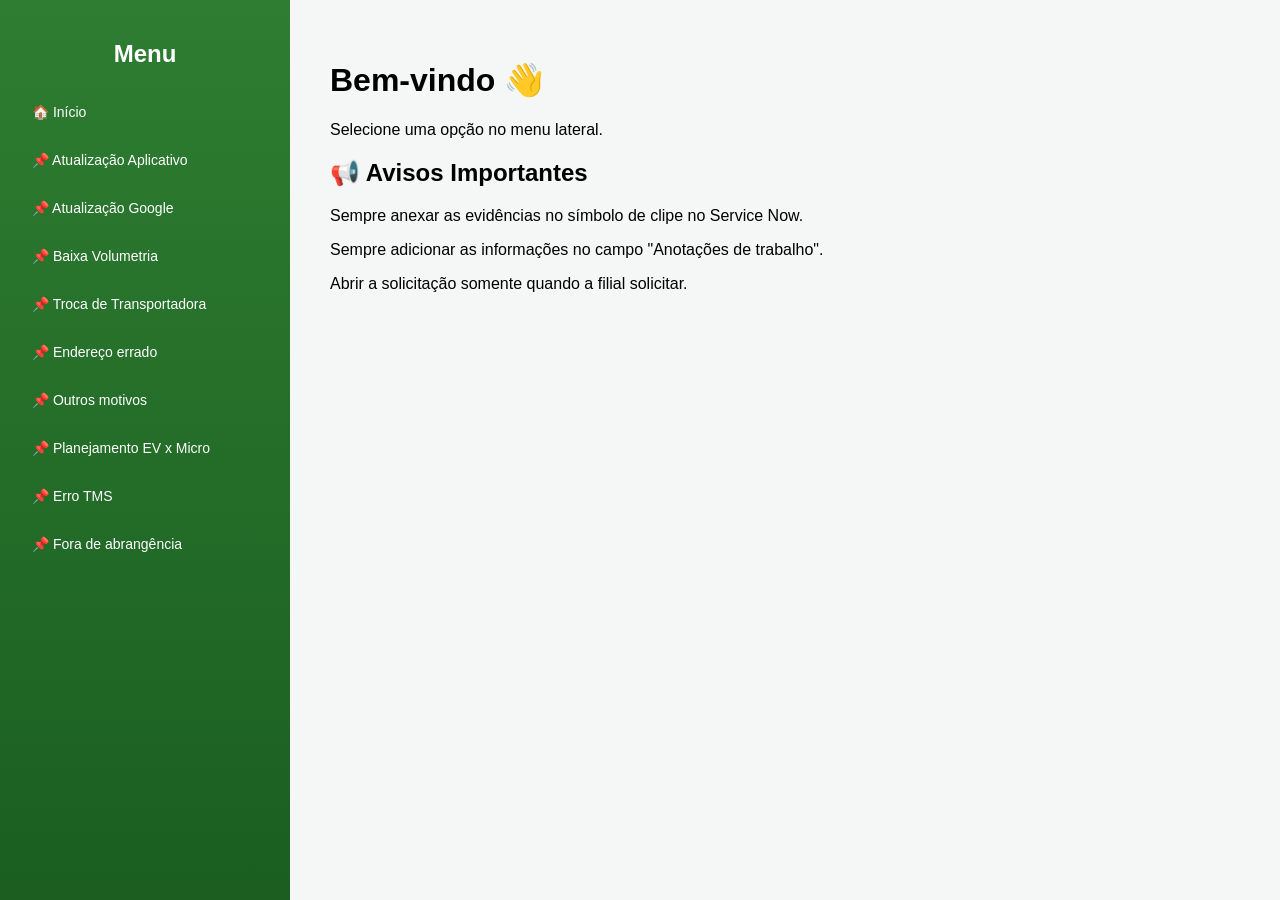
<file: index.html>
<!DOCTYPE html>
<html lang="pt-br">
<head>
  <meta charset="UTF-8">
  <title>Material de apoio - Skill</title>
  <link rel="stylesheet" href="style.css">
</head>

<body>

  <!-- MENU -->
  <div class="sidebar">
    <h2>Menu</h2>

    <a href="index.html" class="menu-btn">🏠 Início</a>
    <a href="atualiza.html" class="menu-btn">📌 Atualização Aplicativo</a>
    <a href="atualizaGoogle.html" class="menu-btn">📌 Atualização Google</a>
    <a href="baixa.html" class="menu-btn">📌 Baixa Volumetria</a>
    <a href="Troca.html" class="menu-btn">📌 Troca de Transportadora</a>
    <a href="Endereço.html" class="menu-btn">📌 Endereço errado</a>
    <a href="outros.html" class="menu-btn">📌 Outros motivos</a>
    <a href="planejamento.html" class="menu-btn">📌 Planejamento EV x Micro</a>
    <a href="Erro.html" class="menu-btn">📌 Erro TMS</a>
    <a href="fora.html" class="menu-btn">📌 Fora de abrangência</a>
  </div>

  <!-- CONTEÚDO -->
    <div class="content">

    <h1>Bem-vindo 👋</h1>
    <p>Selecione uma opção no menu lateral.</p>


    <h2>📢 Avisos Importantes</h2>
    <p>Sempre anexar as evidências no símbolo de clipe no Service Now.</p>
    <p>Sempre adicionar as informações no campo "Anotações de trabalho".</p>
    <p>Abrir a solicitação somente quando a filial solicitar.</p>
    

    </div>

</div>

    </div>

</div>


</body>
</html>
</file>
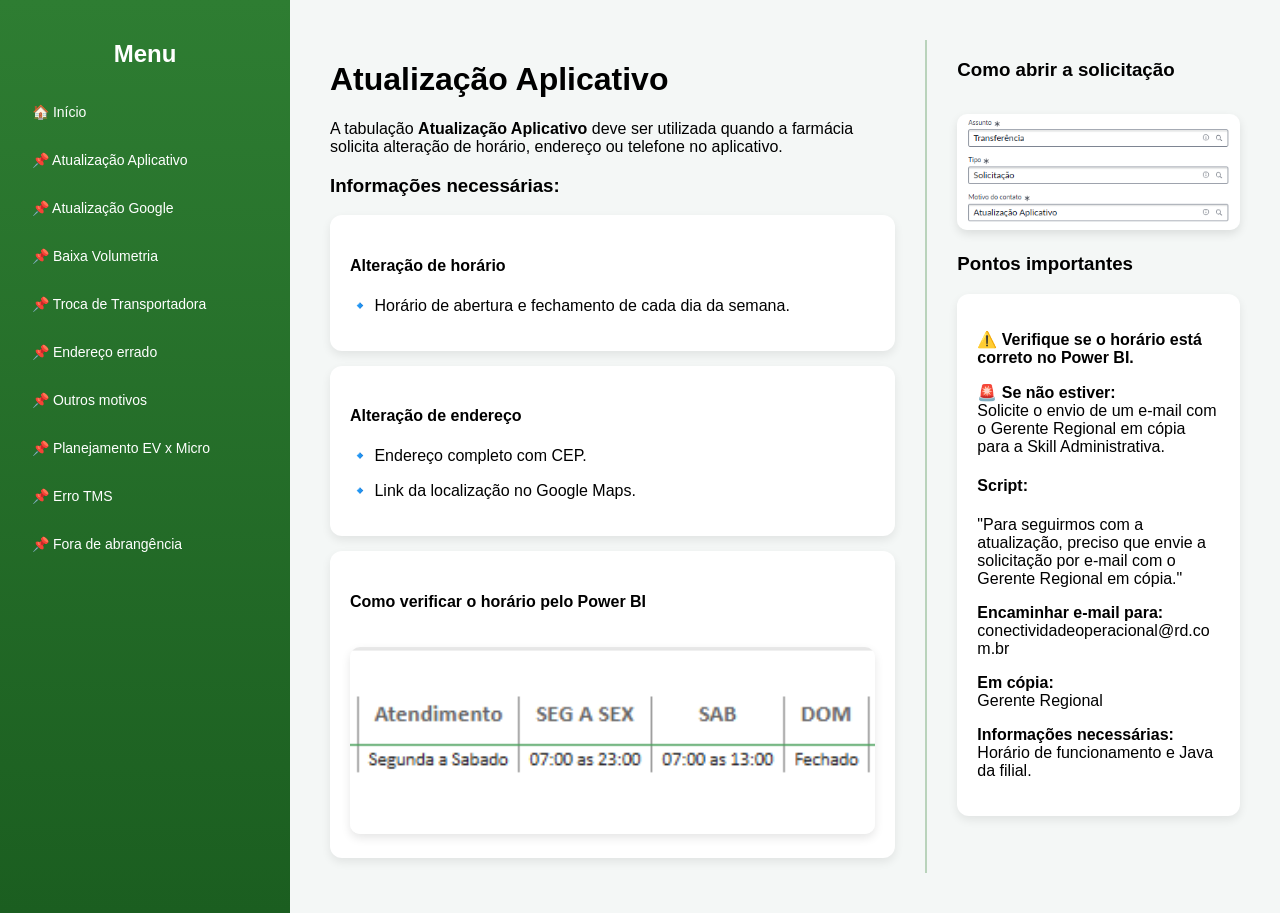
<file: atualiza.html>
<!DOCTYPE html>
<html lang="pt-br">
<head>
  <meta charset="UTF-8">
  <title>Atualização Aplicativo</title>
  <link rel="stylesheet" href="style.css">
</head>

<body>

  <!-- MENU -->
  <div class="sidebar">
    <h2>Menu</h2>

    <a href="index.html" class="menu-btn">🏠 Início</a>
    <a href="atualiza.html" class="menu-btn">📌 Atualização Aplicativo</a>
    <a href="atualizaGoogle.html" class="menu-btn">📌 Atualização Google</a>
    <a href="baixa.html" class="menu-btn">📌 Baixa Volumetria</a>
    <a href="Troca.html" class="menu-btn">📌 Troca de Transportadora</a>
    <a href="Endereço.html" class="menu-btn">📌 Endereço errado</a>
    <a href="outros.html" class="menu-btn">📌 Outros motivos</a>
    <a href="planejamento.html" class="menu-btn">📌 Planejamento EV x Micro</a>
    <a href="Erro.html" class="menu-btn">📌 Erro TMS</a>
    <a href="fora.html" class="menu-btn">📌 Fora de abrangência</a>
  </div>

  <!-- CONTEÚDO -->
  <div class="content">

    <div class="container-duplo">

      <!-- ESQUERDA -->
      <div class="lado-esquerdo">
        <h1>Atualização Aplicativo</h1>

        <p>
          A tabulação <strong>Atualização Aplicativo</strong> deve ser utilizada quando a farmácia solicita alteração de horário, endereço ou telefone no aplicativo.
        </p>

        <h3>Informações necessárias:</h3>

        <div class="card">
          <h4>Alteração de horário</h4>
          <p>🔹 Horário de abertura e fechamento de cada dia da semana.</p>
        </div>

        <div class="card">
          <h4>Alteração de endereço</h4>
          <p>🔹 Endereço completo com CEP.</p>
          <p>🔹 Link da localização no Google Maps.</p>
        </div>

        <div class="card">
          <h4>Como verificar o horário pelo Power BI</h4>
          <img src="img/powerbi.png" class="imagem-explicativa" alt="Consulta de horário no Power BI">
        </div>
      </div>

      <!-- LINHA -->
      <div class="linha"></div>

      <!-- DIREITA -->
      <div class="lado-direito">
        <h3>Como abrir a solicitação</h3>
        <img src="img/atualiza-img.png" class="imagem-explicativa" alt="Como abrir a solicitação">

        <h3>Pontos importantes</h3>

        <div class="card">
          <p><strong>⚠️ Verifique se o horário está correto no Power BI.</strong></p>

          <p>
            <strong>🚨 Se não estiver:</strong><br>
            Solicite o envio de um e-mail com o Gerente Regional em cópia para a Skill Administrativa.
          </p>

          <h4>Script:</h4>

          <p>
            "Para seguirmos com a atualização, preciso que envie a solicitação por e-mail com o Gerente Regional em cópia."
          </p>

          <p>
            <strong>Encaminhar e-mail para:</strong><br>
            conectividadeoperacional@rd.com.br
          </p>

          <p>
            <strong>Em cópia:</strong><br>
            Gerente Regional
          </p>

          <p>
            <strong>Informações necessárias:</strong><br>
            Horário de funcionamento e Java da filial.
          </p>
        </div>
      </div>

    </div>

  </div>

</body>
</html>
</file>
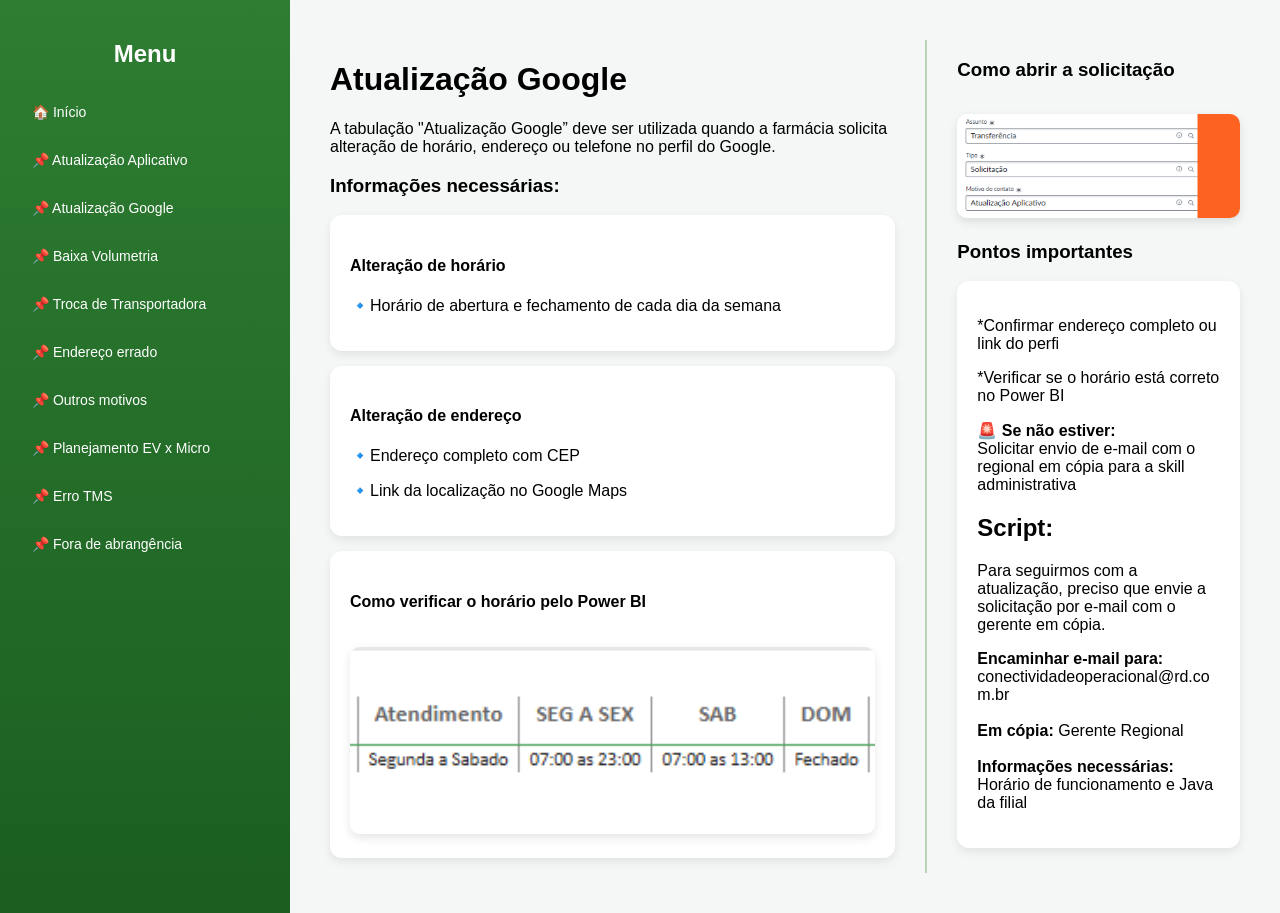
<file: atualizaGoogle.html>
<!DOCTYPE html>
<html lang="pt-br">
<head>
  <meta charset="UTF-8">
  <title>Atualização Google</title>
  <link rel="stylesheet" href="style.css">
</head>

<body>

  <!-- MENU (igual ao index) -->
  <div class="sidebar">
    <h2>Menu</h2>

    <a href="index.html" class="menu-btn">🏠 Início</a>
    <a href="atualiza.html" class="menu-btn">📌 Atualização Aplicativo</a>
    <a href="atualizaGoogle.html" class="menu-btn">📌 Atualização Google</a>
    <a href="baixa.html" class="menu-btn">📌 Baixa Volumetria</a>
    <a href="Troca.html" class="menu-btn">📌 Troca de Transportadora</a>
    <a href="Endereço.html" class="menu-btn">📌 Endereço errado</a>
    <a href="outros.html" class="menu-btn">📌 Outros motivos</a>
    <a href="planejamento.html" class="menu-btn">📌 Planejamento EV x Micro</a>
    <a href="Erro.html" class="menu-btn">📌 Erro TMS</a>
    <a href="fora.html" class="menu-btn">📌 Fora de abrangência</a>
  </div>

  <!-- CONTEÚDO -->
  <div class="content">

    <div class="container-duplo">

      <!-- ESQUERDA -->
      <div class="lado-esquerdo">
        <h1>Atualização Google</h1>

        <p>
          A tabulação "Atualização Google” deve ser utilizada quando a farmácia solicita alteração de horário, endereço ou telefone no perfil do Google.
        </p>

        <h3>Informações necessárias:</h3>

        <div class="card">
          <h4>Alteração de horário</h4>
          <p>🔹Horário de abertura e fechamento de cada dia da semana</p>
        </div>

        <div class="card">
          <h4>Alteração de endereço</h4>
          <p>🔹Endereço completo com CEP</p>
          <p>🔹Link da localização no Google Maps</p>
          
         </div>
        <div class="card">
          <h4>Como verificar o horário pelo Power BI</h4>
          <img src="img/powerbi.png" class="imagem-explicativa">
         
        </div>
        
      </div>


      <!-- LINHA -->
      <div class="linha"></div>

      <!-- DIREITA -->
      <div class="lado-direito">
        <h3>Como abrir a solicitação</h3>
        <img src="img/atualiza-google.png" class="imagem-explicativa">

        <h3>Pontos importantes</h3>

        <div class="card">
          <p>*Confirmar endereço completo ou link do perfi</p>
          <p>*Verificar se o horário está correto no Power BI</p>
          <p><b>🚨 Se não estiver:</b><br>

          Solicitar envio de e-mail com o regional em cópia para a skill administrativa</p>

          <h2>Script:</h2>
          Para seguirmos com a atualização, preciso que envie a solicitação por e-mail com o gerente em cópia.</p>
          
          <p>
  <b>Encaminhar e-mail para:</b><br>
  conectividadeoperacional@rd.com.br<br><br>

  <b>Em cópia:</b> Gerente Regional<br><br>

  <b>Informações necessárias:</b> Horário de funcionamento e Java da filial
</p>
        </div>
      </div>

    </div>

  </div>

</body>
</html>
</file>
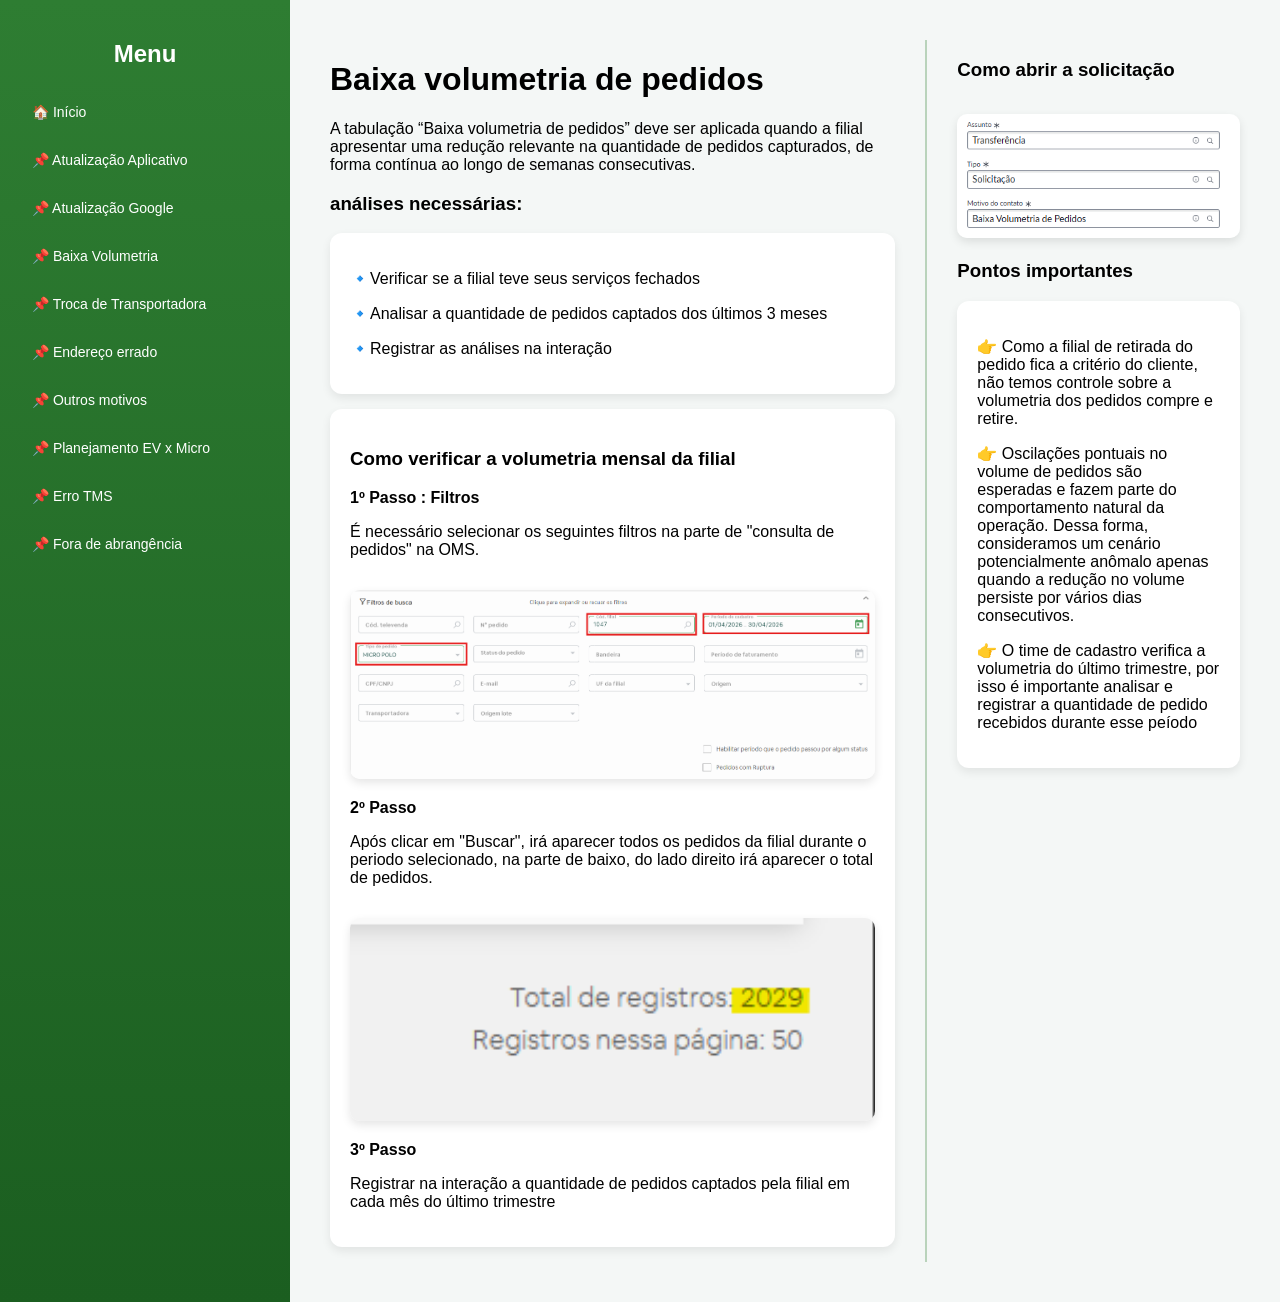
<file: baixa.html>
<!DOCTYPE html>
<html lang="pt-br">
<head>
  <meta charset="UTF-8">
  <title>Atualização Google</title>
  <link rel="stylesheet" href="style.css">
</head>

<body>

  <!-- MENU (igual ao index) -->
  <div class="sidebar">
    <h2>Menu</h2>

    <a href="index.html" class="menu-btn">🏠 Início</a>
    <a href="atualiza.html" class="menu-btn">📌 Atualização Aplicativo</a>
    <a href="atualizaGoogle.html" class="menu-btn">📌 Atualização Google</a>
    <a href="baixa.html" class="menu-btn">📌 Baixa Volumetria</a>
    <a href="Troca.html" class="menu-btn">📌 Troca de Transportadora</a>
    <a href="Endereço.html" class="menu-btn">📌 Endereço errado</a>
    <a href="outros.html" class="menu-btn">📌 Outros motivos</a>
    <a href="planejamento.html" class="menu-btn">📌 Planejamento EV x Micro</a>
    <a href="Erro.html" class="menu-btn">📌 Erro TMS</a>
    <a href="fora.html" class="menu-btn">📌 Fora de abrangência</a>
  </div>

  <!-- CONTEÚDO -->
  <div class="content">

    <div class="container-duplo">

      <!-- ESQUERDA -->
      <div class="lado-esquerdo">
        <h1>Baixa volumetria de pedidos</h1>

        <p>
          A tabulação “Baixa volumetria de pedidos” deve ser aplicada quando a filial apresentar uma redução relevante na quantidade de pedidos capturados, de forma contínua ao longo de semanas consecutivas.
        </p>

        <h3>análises necessárias:</h3>

        <div class="card">
          <p>🔹Verificar se a filial teve seus serviços fechados</p>
          <p>🔹Analisar a quantidade de pedidos captados dos últimos 3 meses</p>
          <p>🔹Registrar as análises na interação</p>
        </div>

        <div class="card">
          <h3>Como verificar a volumetria mensal da filial</h3>
          <p><b> 1º Passo : Filtros</b></p>
          <p>É necessário selecionar os seguintes filtros na parte de "consulta de pedidos" na OMS. </p>
          <img src="img/oms.png" class="imagem-explicativa">
          <p><b>2º Passo </b></p>
          <p>Após clicar em "Buscar", irá aparecer todos os pedidos da filial durante o periodo selecionado, na parte de baixo, do lado direito irá aparecer o total de pedidos.</p>
          <img src="img/volumetria.png" class="imagem-explicativa">
          <p><b>3º Passo </b></p>
          <p>Registrar na interação a quantidade de pedidos captados pela filial em cada mês do último trimestre</p>
         </div>
        
      </div>


      <!-- LINHA -->
      <div class="linha"></div>

      <!-- DIREITA -->
      <div class="lado-direito">
        <h3>Como abrir a solicitação</h3>
        <img src="img/baixa.png" class="imagem-explicativa">

        <h3>Pontos importantes</h3>

        <div class="card">
          <p>👉 Como a filial de retirada do pedido fica a critério do cliente, não temos controle sobre a volumetria dos pedidos compre e retire.</p>
          <p>👉 Oscilações pontuais no volume de pedidos são esperadas e fazem parte do comportamento natural da operação. Dessa forma, consideramos um cenário potencialmente anômalo apenas quando a redução no volume persiste por vários dias consecutivos.</p>
          <p> 👉 O time de cadastro verifica a volumetria do último trimestre, por isso é importante analisar e registrar a quantidade de pedido recebidos durante esse peíodo</p>
          
        </div>
      </div>

    </div>

  </div>

</body>
</html>

  </div>

</body>
</html>
</file>
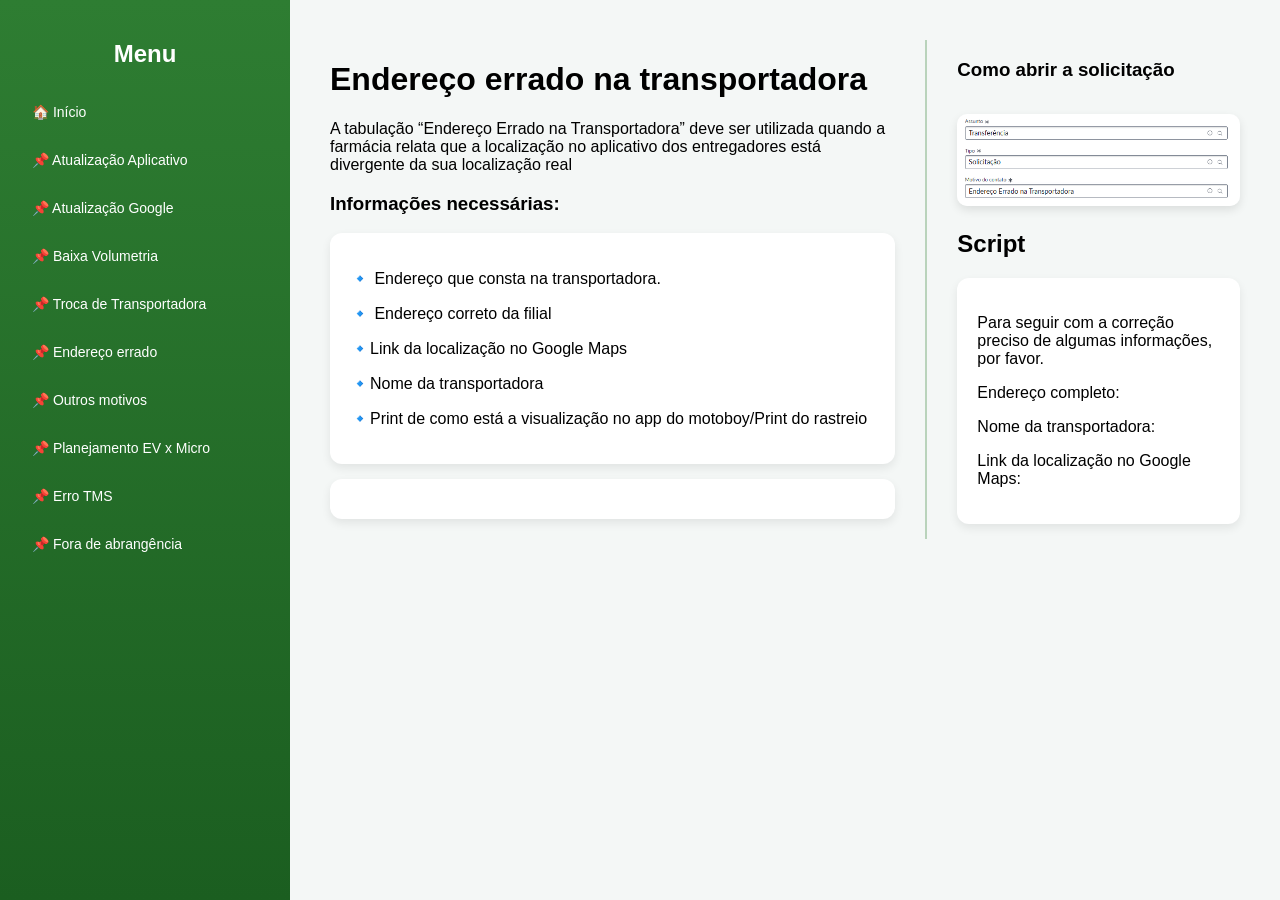
<file: Endereço.html>
<!DOCTYPE html>
<html lang="pt-br">
<head>
  <meta charset="UTF-8">
  <title>Endereço errado na transportadora</title>
  <link rel="stylesheet" href="style.css">
</head>

<body>

  <!-- MENU (igual ao index) -->
  <div class="sidebar">
    <h2>Menu</h2>

    <a href="index.html" class="menu-btn">🏠 Início</a>
    <a href="atualiza.html" class="menu-btn">📌 Atualização Aplicativo</a>
    <a href="atualizaGoogle.html" class="menu-btn">📌 Atualização Google</a>
    <a href="baixa.html" class="menu-btn">📌 Baixa Volumetria</a>
    <a href="Troca.html" class="menu-btn">📌 Troca de Transportadora</a>
    <a href="Endereço.html" class="menu-btn">📌 Endereço errado</a>
    <a href="outros.html" class="menu-btn">📌 Outros motivos</a>
    <a href="planejamento.html" class="menu-btn">📌 Planejamento EV x Micro</a>
    <a href="Erro.html" class="menu-btn">📌 Erro TMS</a>
    <a href="fora.html" class="menu-btn">📌 Fora de abrangência</a>
  </div>

  <!-- CONTEÚDO -->
  <div class="content">

    <div class="container-duplo">

      <!-- ESQUERDA -->
      <div class="lado-esquerdo">
        <h1>Endereço errado na transportadora</h1>

        <p>
          A tabulação “Endereço Errado na Transportadora” deve ser utilizada quando a farmácia relata que a localização no aplicativo dos entregadores está divergente da sua localização real
        </p>

        <h3>Informações necessárias:</h3>

        <div class="card">
          <p>🔹 Endereço que consta na transportadora.</p>
          <p>🔹 Endereço correto da filial</p>
          <p>🔹Link da localização no Google Maps</p>
          <p>🔹Nome da transportadora</p>
          <p>🔹Print de como está a visualização no app do motoboy/Print do rastreio</p>
          
        </div>

        <div class="card">
          
         
        </div>
        
      </div>


      <!-- LINHA -->
      <div class="linha"></div>

      <!-- DIREITA -->
      <div class="lado-direito">
        <h3>Como abrir a solicitação</h3>
        <img src="img/endereço.png" class="imagem-explicativa">

        <h2>Script</h2>
    


        <div class="card">
       <p>Para seguir com a correção preciso de algumas informações, por favor.
      
       </p>
          <p>Endereço completo: </p>
          <p>Nome da transportadora: </p>
          <p>Link da localização no Google Maps: </p>
        </div>
      </div>

    </div>

  </div>

</body>
</html>
</file>
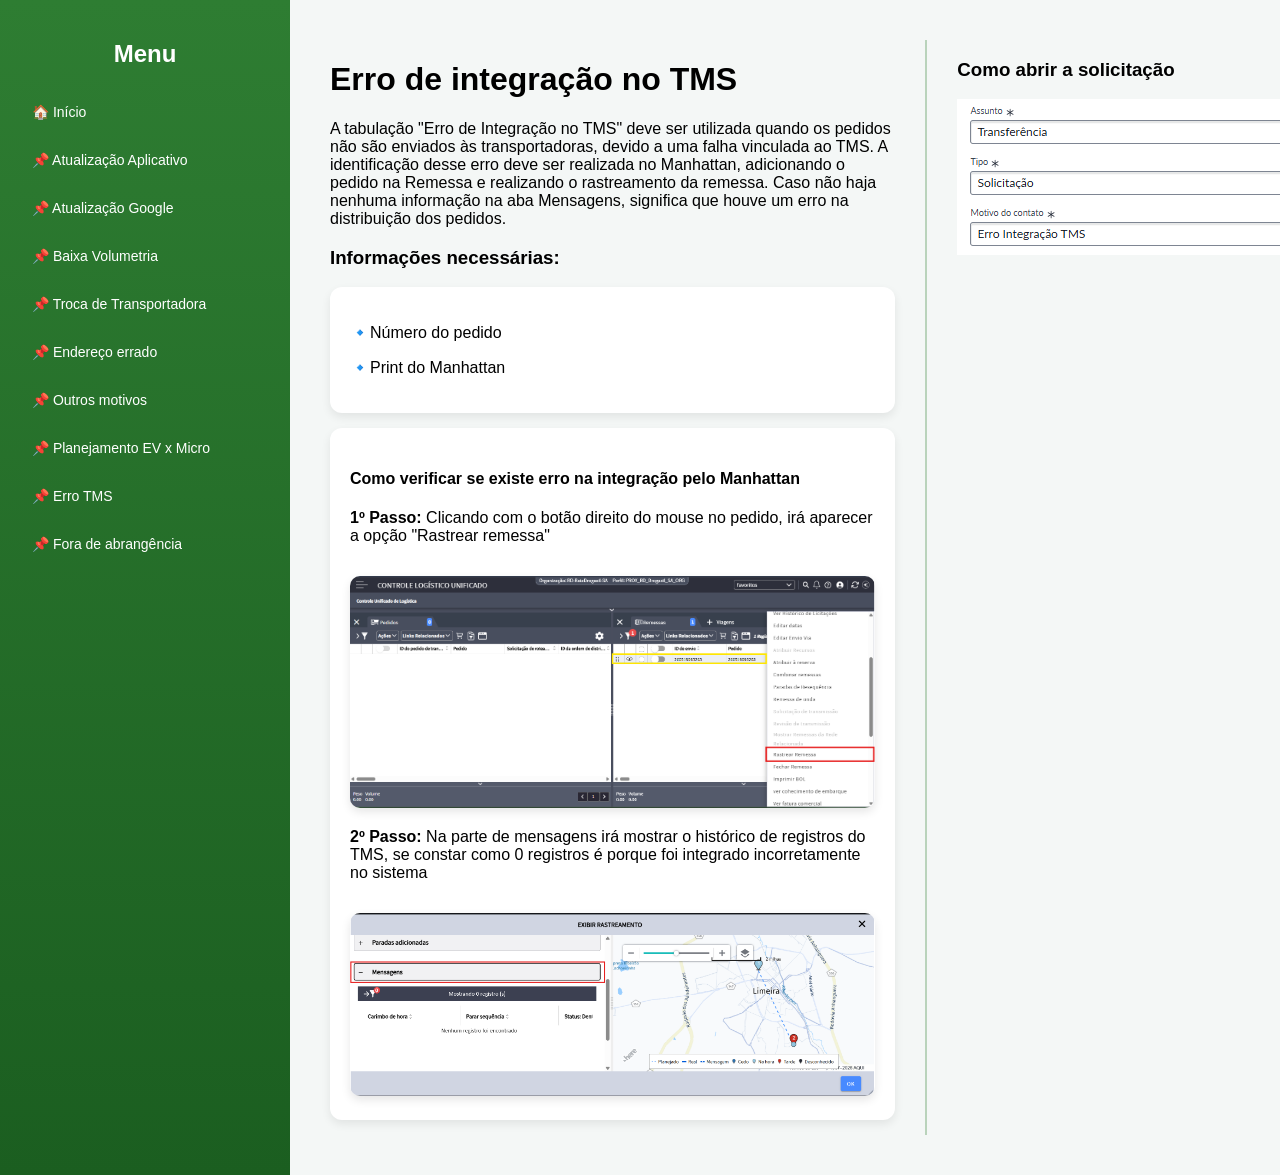
<file: Erro.html>
<!DOCTYPE html>
<html lang="pt-br">
<head>
  <meta charset="UTF-8">
  <title>Erro integração TMS</title>
  <link rel="stylesheet" href="style.css">
</head>

<body>

  <!-- MENU (igual ao index) -->
  <div class="sidebar">
    <h2>Menu</h2>

    <a href="index.html" class="menu-btn">🏠 Início</a>
    <a href="atualiza.html" class="menu-btn">📌 Atualização Aplicativo</a>
    <a href="atualizaGoogle.html" class="menu-btn">📌 Atualização Google</a>
    <a href="baixa.html" class="menu-btn">📌 Baixa Volumetria</a>
    <a href="Troca.html" class="menu-btn">📌 Troca de Transportadora</a>
    <a href="Endereço.html" class="menu-btn">📌 Endereço errado</a>
    <a href="outros.html" class="menu-btn">📌 Outros motivos</a>
    <a href="planejamento.html" class="menu-btn">📌 Planejamento EV x Micro</a>
    <a href="Erro.html" class="menu-btn">📌 Erro TMS</a>
    <a href="fora.html" class="menu-btn">📌 Fora de abrangência</a>
  </div>

  <!-- CONTEÚDO -->
  <div class="content">

    <div class="container-duplo">

      <!-- ESQUERDA -->
      <div class="lado-esquerdo">
        <h1>Erro de integração no TMS</h1>

        <p>
A tabulação "Erro de Integração no TMS" deve ser utilizada quando os pedidos não são enviados às transportadoras, devido a uma falha vinculada ao TMS.
A identificação desse erro deve ser realizada no Manhattan, adicionando o pedido na Remessa e realizando o rastreamento da remessa. Caso não haja nenhuma informação na aba Mensagens, significa que houve um erro na distribuição dos pedidos.
        <h3>Informações necessárias:</h3>

        <div class="card">
          <p>🔹Número do pedido</p>
          <p>🔹Print do Manhattan</p>
        </div>

        <div class="card">
          <h4>Como verificar se existe erro na integração pelo Manhattan</h4>
          <p><b>1º Passo:</b> Clicando com o botão direito do mouse no pedido, irá aparecer a opção "Rastrear remessa"</p>
          <img src="img/tms3.png" class="imagem-explicativa">
          <p><b>2º Passo:</b>  Na parte de mensagens irá mostrar o histórico de registros do TMS, se constar como 0 registros é porque foi integrado incorretamente no sistema</p>
          <img src="img/tms4.png" class="imagem-explicativa"> 

        </div>
        
      </div>


      <!-- LINHA -->
      <div class="linha"></div>

      <!-- DIREITA -->
      <div class="lado-direito">
        <h3>Como abrir a solicitação</h3>
        <img src="img/erro.png">

        
       
      </div>

    </div>

  </div>

</body>
</html>
</file>
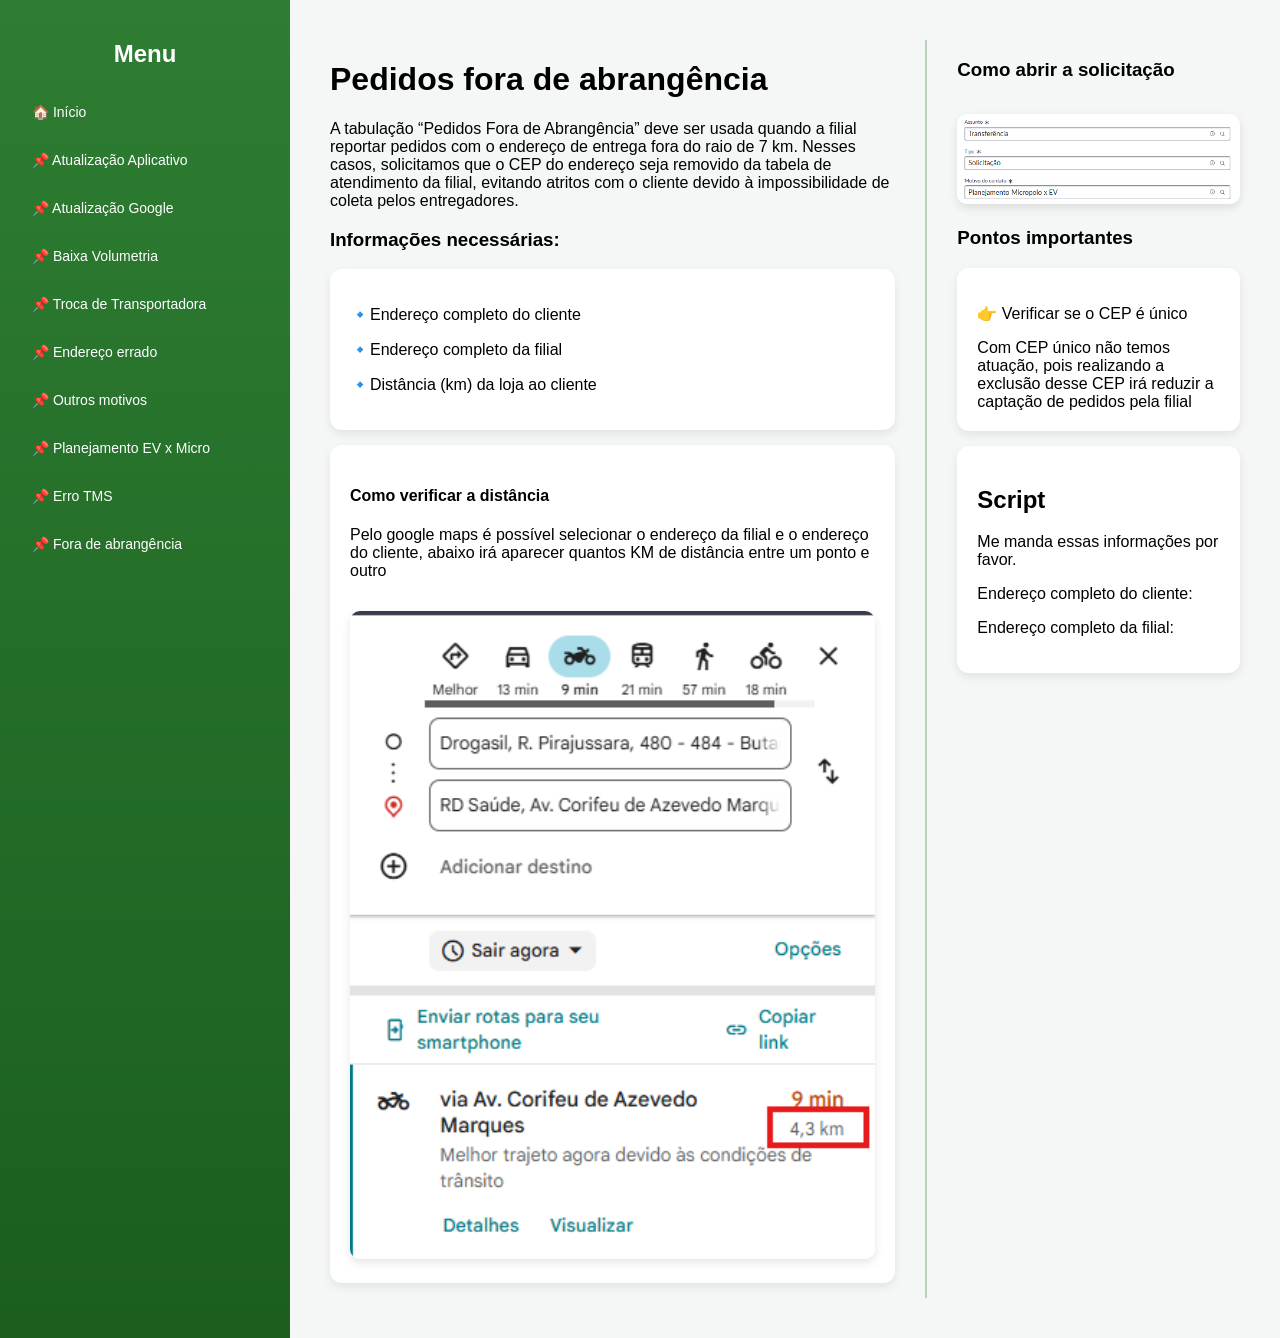
<file: fora.html>
<!DOCTYPE html>
<html lang="pt-br">
<head>
  <meta charset="UTF-8">
  <title>Pedidos fora de abrangência</title>
  <link rel="stylesheet" href="style.css">
</head>

<body>

  <!-- MENU (igual ao index) -->
  <div class="sidebar">
    <h2>Menu</h2>

    <a href="index.html" class="menu-btn">🏠 Início</a>
    <a href="atualiza.html" class="menu-btn">📌 Atualização Aplicativo</a>
    <a href="atualizaGoogle.html" class="menu-btn">📌 Atualização Google</a>
    <a href="baixa.html" class="menu-btn">📌 Baixa Volumetria</a>
    <a href="Troca.html" class="menu-btn">📌 Troca de Transportadora</a>
    <a href="Endereço.html" class="menu-btn">📌 Endereço errado</a>
    <a href="outros.html" class="menu-btn">📌 Outros motivos</a>
    <a href="planejamento.html" class="menu-btn">📌 Planejamento EV x Micro</a>
    <a href="Erro.html" class="menu-btn">📌 Erro TMS</a>
    <a href="fora.html" class="menu-btn">📌 Fora de abrangência</a>
  </div>

  <!-- CONTEÚDO -->
  <div class="content">

    <div class="container-duplo">

      <!-- ESQUERDA -->
      <div class="lado-esquerdo">
        <h1>Pedidos fora de abrangência</h1>

        <p>
A tabulação “Pedidos Fora de Abrangência” deve ser usada quando a filial reportar pedidos com o endereço de entrega fora do raio de 7 km. Nesses casos, solicitamos que o CEP do endereço seja removido da tabela de atendimento da filial, evitando atritos com o cliente devido à impossibilidade de coleta pelos entregadores. 
        </p>

        <h3>Informações necessárias:</h3>

        <div class="card">
        
          <p>🔹Endereço completo do cliente</p>
          <P>🔹Endereço completo da filial</P>
          <p>🔹Distância (km) da loja ao cliente</p>
        </div>

        <div class="card">
          <h4>Como verificar a distância</h4>
          <p>Pelo google maps é possível selecionar o endereço da filial e o endereço do cliente, abaixo irá aparecer quantos KM de distância entre um ponto e outro</p>
          <img src="img/loc.png" class="imagem-explicativa">
        </div>
        
      </div>


      <!-- LINHA -->
      <div class="linha"></div>

      <!-- DIREITA -->
      <div class="lado-direito">
        <h3>Como abrir a solicitação</h3>
        <img src="img/planejamento.png" class="imagem-explicativa">

        <h3>Pontos importantes</h3>

        <div class="card">
          <p>👉 Verificar se o CEP é único</p>
          Com CEP único não temos atuação, pois realizando a exclusão desse CEP irá reduzir a captação de pedidos pela filial 
        </div>
         <div class="card">
          <h2>Script</h2>
          <p>Me manda essas informações por favor.</p>
          <p>Endereço completo do cliente:</p>
          <p>Endereço completo da filial:</p>
         </div>
      </div>

    </div>

  </div>

</body>
</html>
</file>
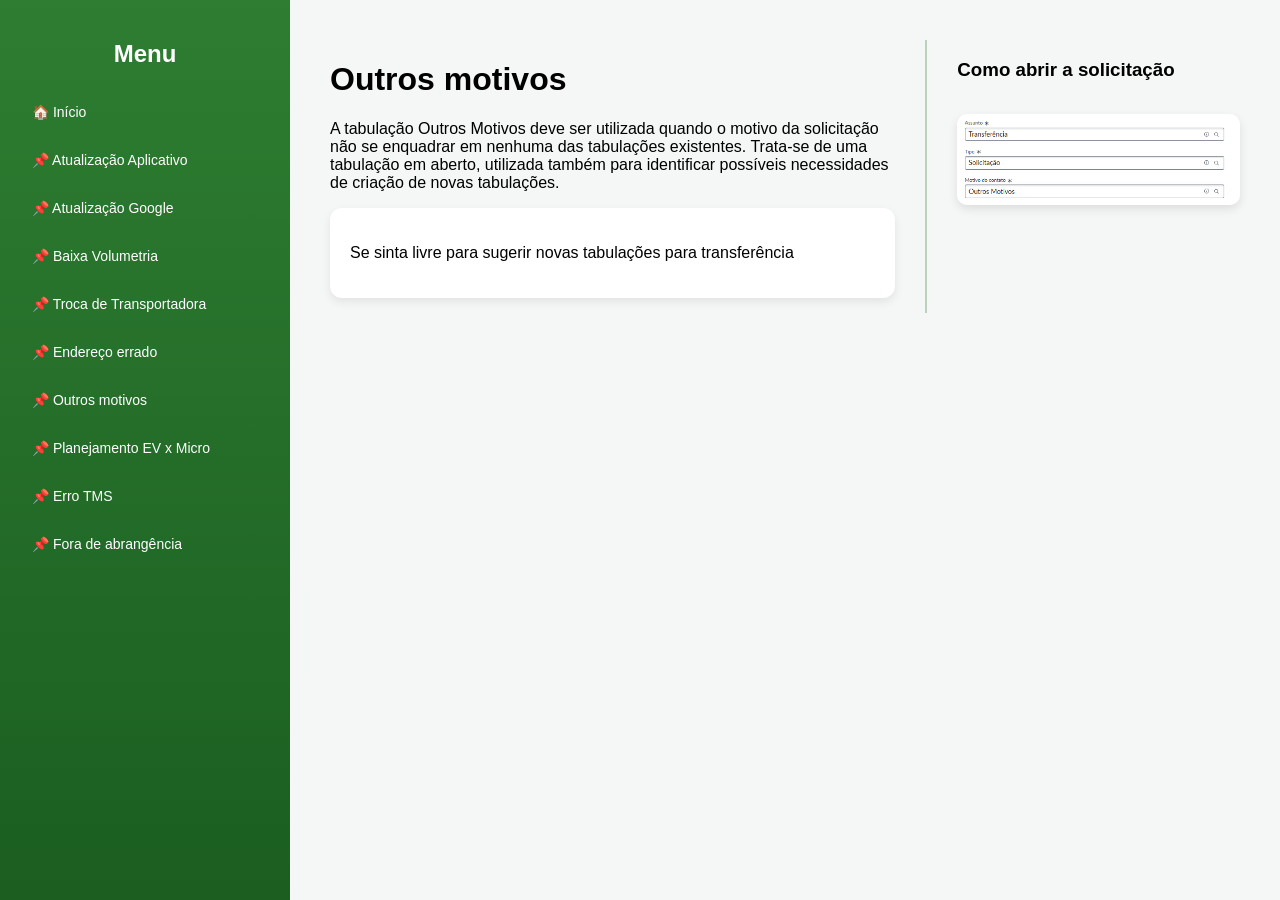
<file: outros.html>
<!DOCTYPE html>
<html lang="pt-br">
<head>
  <meta charset="UTF-8">
  <title>Outros motivos</title>
  <link rel="stylesheet" href="style.css">
</head>

<body>

  <!-- MENU (igual ao index) -->
  <div class="sidebar">
    <h2>Menu</h2>

    <a href="index.html" class="menu-btn">🏠 Início</a>
    <a href="atualiza.html" class="menu-btn">📌 Atualização Aplicativo</a>
    <a href="atualizaGoogle.html" class="menu-btn">📌 Atualização Google</a>
    <a href="baixa.html" class="menu-btn">📌 Baixa Volumetria</a>
    <a href="Troca.html" class="menu-btn">📌 Troca de Transportadora</a>
    <a href="Endereço.html" class="menu-btn">📌 Endereço errado</a>
    <a href="outros.html" class="menu-btn">📌 Outros motivos</a>
    <a href="planejamento.html" class="menu-btn">📌 Planejamento EV x Micro</a>
    <a href="Erro.html" class="menu-btn">📌 Erro TMS</a>
    <a href="fora.html" class="menu-btn">📌 Fora de abrangência</a>
  </div>

  <!-- CONTEÚDO -->
  <div class="content">

    <div class="container-duplo">

      <!-- ESQUERDA -->
      <div class="lado-esquerdo">
        <h1>Outros motivos</h1>
        <p>A tabulação Outros Motivos deve ser utilizada quando o motivo da solicitação não se enquadrar em nenhuma das tabulações existentes. Trata-se de uma tabulação em aberto, utilizada também para identificar possíveis necessidades de criação de novas tabulações.</p>
<div class="card"> 
        <p>Se sinta livre para sugerir novas tabulações para transferência</p>
      </div>
      </div>
      


      <!-- LINHA -->
      <div class="linha"></div>

      <!-- DIREITA -->
      <div class="lado-direito">
        <h3>Como abrir a solicitação</h3>
        <img src="img/outros.png" class="imagem-explicativa">

      
      </div>

    </div>

  </div>

</body>
</html>
</file>
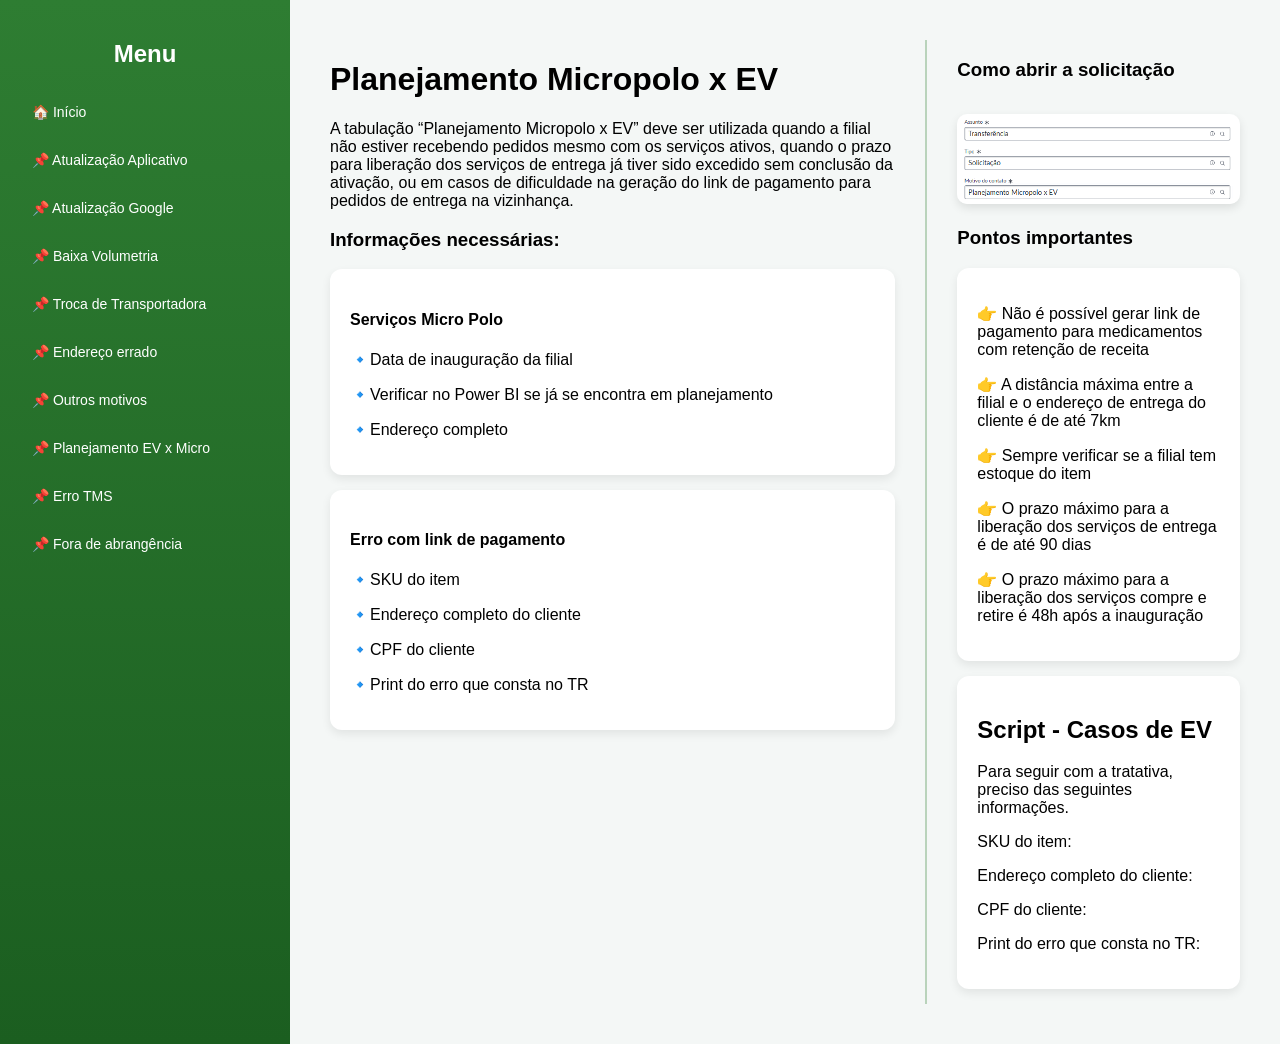
<file: planejamento.html>
<!DOCTYPE html>
<html lang="pt-br">
<head>
  <meta charset="UTF-8">
  <title>Planejamento Micropolo x EV</title>
  <link rel="stylesheet" href="style.css">
</head>

<body>

  <!-- MENU (igual ao index) -->
  <div class="sidebar">
    <h2>Menu</h2>

    <a href="index.html" class="menu-btn">🏠 Início</a>
    <a href="atualiza.html" class="menu-btn">📌 Atualização Aplicativo</a>
    <a href="atualizaGoogle.html" class="menu-btn">📌 Atualização Google</a>
    <a href="baixa.html" class="menu-btn">📌 Baixa Volumetria</a>
    <a href="Troca.html" class="menu-btn">📌 Troca de Transportadora</a>
    <a href="Endereço.html" class="menu-btn">📌 Endereço errado</a>
    <a href="outros.html" class="menu-btn">📌 Outros motivos</a>
    <a href="planejamento.html" class="menu-btn">📌 Planejamento EV x Micro</a>
    <a href="Erro.html" class="menu-btn">📌 Erro TMS</a>
    <a href="fora.html" class="menu-btn">📌 Fora de abrangência</a>
  </div>

  <!-- CONTEÚDO -->
  <div class="content">

    <div class="container-duplo">

      <!-- ESQUERDA -->
      <div class="lado-esquerdo">
        <h1>Planejamento Micropolo x EV</h1>

        <p>
A tabulação “Planejamento Micropolo x EV” deve ser utilizada quando a filial não estiver recebendo pedidos mesmo com os serviços ativos, quando o prazo para liberação dos serviços de entrega já tiver sido excedido sem conclusão da ativação, ou em casos de dificuldade na geração do link de pagamento para pedidos de entrega na vizinhança.
        </p>

        <h3>Informações necessárias:</h3>

        <div class="card">
          <h4>Serviços Micro Polo</h4>
          <p>🔹Data de inauguração da filial</p>
          <P>🔹Verificar no Power BI se já se encontra em planejamento</P>
          <p>🔹Endereço completo</p>
        </div>

        <div class="card">
          <h4>Erro com link de pagamento</h4>
          <p>🔹SKU do item</p>
          <p>🔹Endereço completo do cliente</p>
          <p>🔹CPF do cliente</p>
          <p>🔹Print do erro que consta no TR</p>
        </div>
        
      </div>


      <!-- LINHA -->
      <div class="linha"></div>

      <!-- DIREITA -->
      <div class="lado-direito">
        <h3>Como abrir a solicitação</h3>
        <img src="img/planejamento.png" class="imagem-explicativa">

        <h3>Pontos importantes</h3>

        <div class="card">
          <p>👉 Não é possível gerar link de pagamento para medicamentos com retenção de receita</p>
          <p>👉 A distância máxima entre a filial e o endereço de entrega do cliente é de até 7km</p>
          <p>👉 Sempre verificar se a filial tem estoque do item</p>
          <p>👉 O prazo máximo para a liberação dos serviços de entrega é de até 90 dias</p>
          <p>👉 O prazo máximo para a liberação dos serviços compre e retire é 48h após a inauguração</p>
        </div>
         <div class="card">
<h2>Script - Casos de EV</h2>
<p>Para seguir com a tratativa, preciso das seguintes informações.</p>
<p>SKU do item:</p>
<p>Endereço completo do cliente:</p>
<p>CPF do cliente:</p>
<p>Print do erro que consta no TR:</p>

         </div>
      </div>

    </div>

  </div>

</body>
</html>
</file>
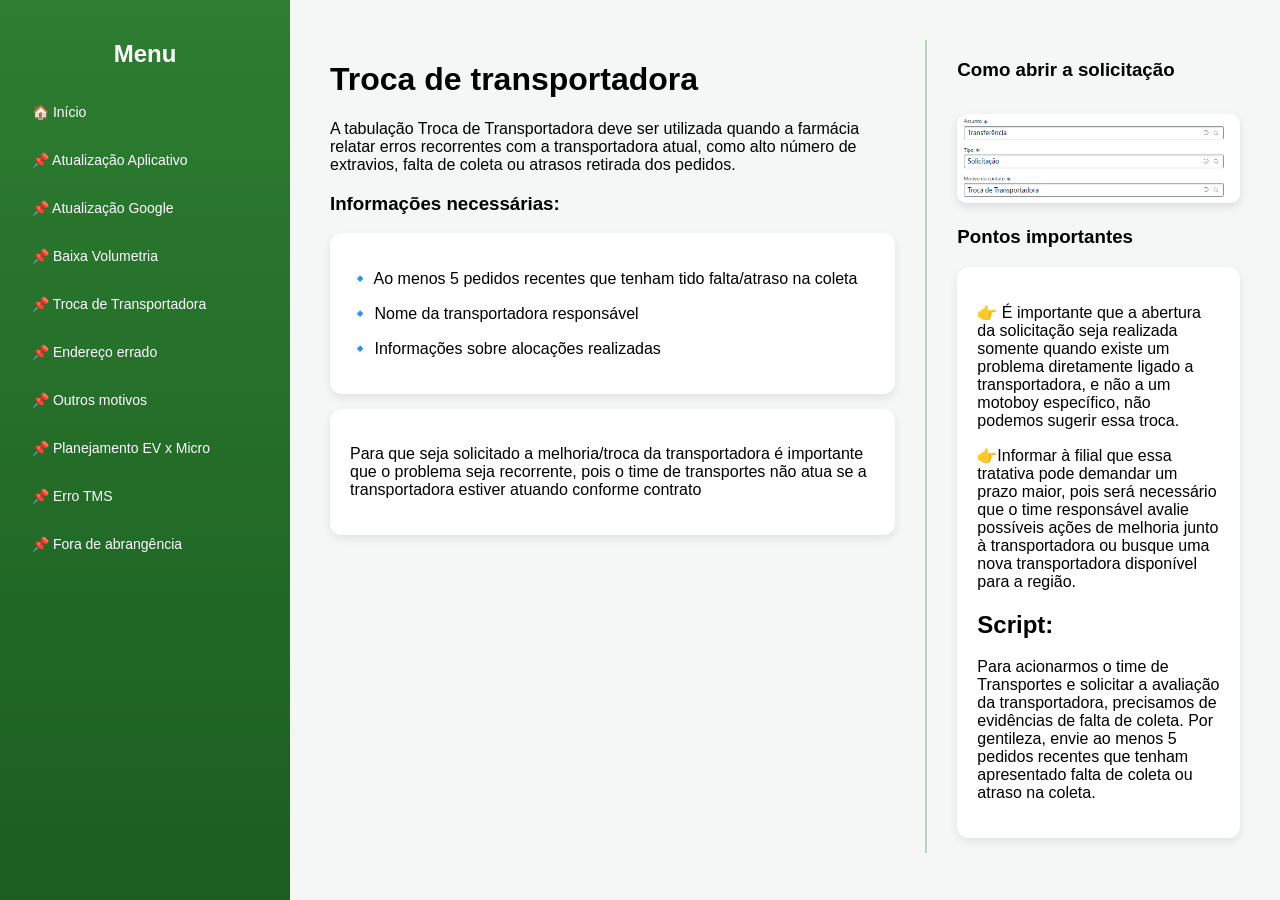
<file: Troca.html>
<!DOCTYPE html>
<html lang="pt-br">
<head>
  <meta charset="UTF-8">
  <title>Troca de transportadora</title>
  <link rel="stylesheet" href="style.css">
</head>

<body>

  <!-- MENU (igual ao index) -->
  <div class="sidebar">
    <h2>Menu</h2>

    <a href="index.html" class="menu-btn">🏠 Início</a>
    <a href="atualiza.html" class="menu-btn">📌 Atualização Aplicativo</a>
    <a href="atualizaGoogle.html" class="menu-btn">📌 Atualização Google</a>
    <a href="baixa.html" class="menu-btn">📌 Baixa Volumetria</a>
    <a href="Troca.html" class="menu-btn">📌 Troca de Transportadora</a>
    <a href="Endereço.html" class="menu-btn">📌 Endereço errado</a>
    <a href="outros.html" class="menu-btn">📌 Outros motivos</a>
    <a href="planejamento.html" class="menu-btn">📌 Planejamento EV x Micro</a>
    <a href="Erro.html" class="menu-btn">📌 Erro TMS</a>
    <a href="fora.html" class="menu-btn">📌 Fora de abrangência</a>
  </div>

  <!-- CONTEÚDO -->
  <div class="content">

    <div class="container-duplo">

      <!-- ESQUERDA -->
      <div class="lado-esquerdo">
        <h1>Troca de transportadora</h1>

        <p>
          A tabulação Troca de Transportadora deve ser utilizada quando a farmácia relatar erros recorrentes com a transportadora atual, como alto número de extravios, falta de coleta ou atrasos retirada dos pedidos.</p>

        <h3>Informações necessárias:</h3>

        <div class="card">
          <p>🔹 Ao menos 5 pedidos recentes que tenham tido falta/atraso na coleta</p>
          <p>🔹 Nome da transportadora responsável</p>
          <p>🔹 Informações sobre alocações realizadas</p>
        </div>

        <div class="card">
          <p>Para que seja solicitado a melhoria/troca da transportadora é importante que o problema seja recorrente, pois o time de transportes não atua se a transportadora estiver atuando conforme contrato</p>
        </div>
        
      </div>


      <!-- LINHA -->
      <div class="linha"></div>

      <!-- DIREITA -->
      <div class="lado-direito">
        <h3>Como abrir a solicitação</h3>
        <img src="img/troca.png" class="imagem-explicativa">

        <h3>Pontos importantes</h3>

        <div class="card">
          <p>👉 É importante que a abertura da solicitação seja realizada somente quando existe um problema diretamente ligado a transportadora, e não a um motoboy específico, não podemos sugerir essa troca.</p>
          <p>👉Informar à filial que essa tratativa pode demandar um prazo maior, pois será necessário que o time responsável avalie possíveis ações de melhoria junto à transportadora ou busque uma nova transportadora disponível para a região.
</p>



          <h2>Script:</h2>
          Para acionarmos o time de Transportes e solicitar a avaliação da transportadora, precisamos de evidências de falta de coleta. Por gentileza, envie ao menos 5 pedidos recentes que tenham apresentado falta de coleta ou atraso na coleta.

</p>
        </div>
      </div>

    </div>

  </div>

</body>
</html>
</file>
<file: style.css>
/* RESET */
body {
  margin: 0;
  font-family: 'Segoe UI', Arial, sans-serif;
  display: flex;
  min-height: 100vh; /* 🔥 permite rolagem */
  background: #f4f7f6;
}

/* ===== MENU ===== */
.sidebar {
  width: 250px;
  background: linear-gradient(180deg, #2e7d32, #1b5e20);
  color: white;
  padding: 20px;
  display: flex;
  flex-direction: column;
  overflow-y: auto;
}

.sidebar h2 {
  text-align: center;
  margin-bottom: 20px;
}

/* MENU COMO LINK (corrige azul) */
.menu-btn {
  display: block;
  padding: 12px;
  margin: 4px 0;
  border-radius: 8px;
  text-decoration: none;
  color: white;
  transition: 0.3s;
  font-size: 14px;
}

.menu-btn:visited {
  color: white;
}

.menu-btn:hover {
  background: rgba(255,255,255,0.2);
}

/* ===== CONTEÚDO ===== */
.content {
  flex: 1;
  padding: 40px;
  overflow-y: auto; /* 🔥 permite scroll */
}

/* (se ainda usar páginas internas com JS) */
.page {
  display: none;
  max-width: 700px;
  width: 100%;
  text-align: center;
}

.active {
  display: block;
}

/* ===== CARDS ===== */
.card {
  background: white;
  padding: 20px;
  margin: 15px 0;
  border-radius: 12px;
  box-shadow: 0 4px 10px rgba(0,0,0,0.08);
  text-align: left;
}

/* ===== BOTÃO ===== */
.btn {
  display: inline-block;
  margin-top: 20px;
  padding: 12px 20px;
  border-radius: 25px;
  background: linear-gradient(45deg, #ff6f00, #ffb74d);
  color: white;
  text-decoration: none;
  transition: 0.3s;
}

.btn:hover {
  transform: scale(1.05);
}

/* ===== PÁGINA ATUALIZAÇÃO ===== */
.container-duplo {
  display: flex;
  align-items: flex-start;
  justify-content: space-between;
  gap: 30px;
  width: 100%;
  max-width: 1400px;
  margin: 0 auto;
}

/* ESQUERDA */
.lado-esquerdo {
  flex: 2;
  min-width: 0;
}

/* DIREITA */
.lado-direito {
  flex: 1;
  min-width: 0;
}

/* LINHA DIVISÓRIA */
.linha {
  width: 2px;
  background: #2e7d32;
  opacity: 0.3;
  align-self: stretch;
}


/* IMAGENS */
.imagem-explicativa {
  width: 100%;
  margin-top: 15px;
  border-radius: 10px;
  box-shadow: 0 4px 10px rgba(0,0,0,0.1);
}

/* RESPONSIVO */
@media (max-width: 900px) {
  .container-duplo {
    flex-direction: column;
  }

  .linha {
    display: none;
  }
}
h1, h3, h4, p {
  word-break: break-word;
}
</file>
